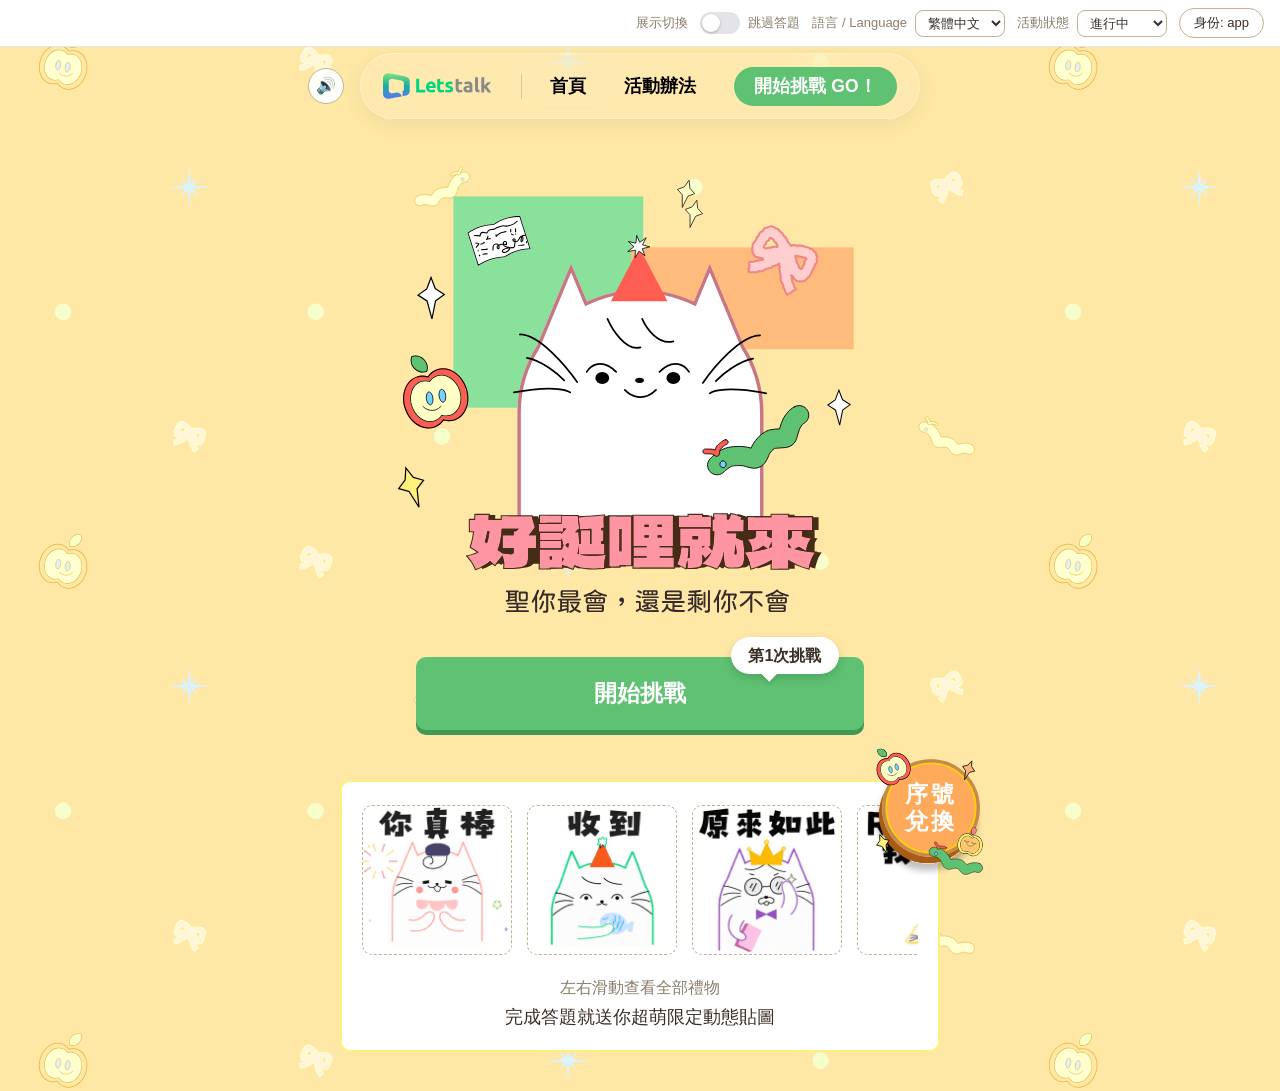
<file: index.html>
<!DOCTYPE html>
<html lang="zh-Hant">
  <head>
    <meta charset="UTF-8" />
    <meta
      name="viewport"
      content="width=device-width, initial-scale=1.0, maximum-scale=1.0, user-scalable=no"
    />
    <title>聖誕知識王</title>
    <link rel="stylesheet" href="css/styles.css" />
    <!-- 分享圖：將成績卡片 DOM 轉成 PNG（本地引入，不依賴 CDN） -->
    <script src="js/vendor/html-to-image.js"></script>
  </head>
  <body>
    <!-- 背景音樂 -->
    <audio id="bgm" preload="none"></audio>
    <button id="bgm-toggle" class="bgm-toggle bgm-toggle--global" type="button" aria-label="背景音樂">🔊</button>


    <!-- 展示用切換列：給工程師時整段移除（連同 css 的 .demo-bar / .mock-toggle、main.js 的 mock-toggle 段落） -->
    <div id="demo-bar" class="demo-bar">
      <span>展示切換</span>
      <label class="demo-field demo-switch">
        <input type="checkbox" id="skip-toggle" />
        <span class="demo-switch-track" aria-hidden="true"></span>
        跳過答題
      </label>
      <select id="skip-score" class="demo-select" aria-label="跳過答題時的答對題數" hidden>
        <option value="random">答對題數：隨機</option>
        <option value="0">答對 0 題</option>
        <option value="1">答對 1 題</option>
        <option value="2">答對 2 題</option>
        <option value="3">答對 3 題</option>
        <option value="4">答對 4 題</option>
        <option value="5">答對 5 題</option>
        <option value="6">答對 6 題</option>
        <option value="7">答對 7 題</option>
        <option value="8">答對 8 題</option>
        <option value="9">答對 9 題</option>
        <option value="10">答對 10 題</option>
      </select>
      <label class="demo-field">語言 / Language
        <select id="lang-select" class="demo-select">
          <option value="tch">繁體中文</option>
          <option value="sch">简体中文</option>
          <option value="en">English</option>
        </select>
      </label>
      <label class="demo-field">活動狀態
        <select id="event-select" class="demo-select">
          <option value="live">進行中</option>
          <option value="upcoming">尚未開始</option>
          <option value="ended">已結束</option>
        </select>
      </label>
      <button id="mock-toggle" class="mock-toggle" type="button">身份: app</button>
    </div>

    <main id="app" class="app">
      <!-- 步驟1 歡迎頁 -->
      <section id="screen-welcome" class="screen"></section>

      <!-- 步驟2 答題頁 -->
      <section id="screen-play" class="screen hidden"></section>

      <!-- 活動尚未開始／已結束 -->
      <section id="screen-event" class="screen hidden"></section>

      <!-- 活動辦法頁 -->
      <section id="screen-rules" class="screen hidden"></section>

      <!-- 步驟4 答題紀錄頁 -->
      <section id="screen-history" class="screen hidden"></section>
    </main>

    <!-- 步驟3 成績 modal -->
    <div id="result-modal" class="modal-overlay hidden"></div>

    <!-- 兌換序號 popup -->
    <div id="redeem-modal" class="modal-overlay modal-overlay--top hidden"></div>

    <!-- 分享卡片預覽 modal -->
    <div id="share-modal" class="modal-overlay hidden"></div>

    <script type="module" src="js/main.js"></script>
  </body>
</html>
</file>
<file: css/styles.css>
/* 聖誕知識王 — wireframe 樣式
   以灰階線框為主，正式視覺之後再套。 */

:root {
  /* 取自主視覺配色：奶油米白 / 粉藍 / 磚紅 / 金黃 */
  --bg: #faf1dd; /* 奶油米白底 */
  --card: #fffdf7; /* 暖白卡片 */
  --line: #e6dcc6; /* 暖色線框 */
  --line-strong: #c2b193; /* 較深暖線/邊框 */
  --text: #3a2e26; /* 暖褐文字 */
  --muted: #8a7d6b; /* 暖灰次要文字 */
  --accent: #5ec272; /* 主色（綠，含挑戰按鈕） */
  --accent-2: #5e94a3; /* 粉藍加深（次要按鈕，配白字） */
  --blue-soft: #c7dde4; /* 粉藍（區塊底/裝飾） */
  --gold: #dda22c; /* 金黃（星星/點綴） */
  --correct: #4c8c5a; /* 答對（綠，語意用） */
  --wrong: #c5523b; /* 答錯（磚紅） */
  --radius: 8px;
}

* {
  box-sizing: border-box;
}

html,
body {
  margin: 0;
  padding: 0;
  overflow-x: hidden; /* 避免滿版寬度裝飾(100vw)在 zoom 縮放下產生左右可滑動的空隙 */
}

body {
  font-family: -apple-system, "PingFang TC", "Microsoft JhengHei", sans-serif;
  background: var(--bg);
  color: var(--text);
  line-height: 1.5;
}

.app {
  max-width: 480px;
  margin: 0 auto;
  min-height: 100vh;
  background: var(--bg);
  padding: 16px;
}

/* 首頁（大廳）背景：底色 + 飄移無縫圖案 */
body.on-welcome,
body.on-event {
  position: relative;
  background: #ffe7a5;
}
body.on-welcome::before,
body.on-event::before {
  content: "";
  position: fixed;
  top: -499px;
  left: -1010px;
  width: calc(100vw + 2020px);
  height: calc(100vh + 998px);
  background: url("../assets/pattern-tile-even.svg") repeat;
  background-size: 1010px 499px;
  animation: kvDrift 60s linear infinite;
  pointer-events: none;
  z-index: 0;
}
body.on-welcome .app,
body.on-event .app {
  position: relative;
  background: transparent;
  z-index: 1;
}
@keyframes kvDrift {
  from {
    transform: translate3d(0, 0, 0);
  }
  to {
    transform: translate3d(-1010px, -499px, 0);
  }
}

/* 活動尚未開始／已結束：滿版置中訊息（背景沿用首頁） */
.event-status {
  min-height: calc(100vh - 120px);
  display: flex;
  flex-direction: column;
  align-items: center;
  justify-content: center;
  gap: 24px;
  text-align: center;
}
.event-status-kv {
  display: block;
  width: min(537.6px, calc(100vw - 32px));
  height: auto;
  border-radius: 10px;
}
.event-status-msg {
  margin: 0;
  padding: 16px 28px;
  border-radius: 16px;
  background: rgba(255, 255, 255, 0.9);
  font-size: 22px;
  font-weight: 700;
  color: var(--text);
}

/* 已結束畫面的序號兌換入口：不浮在卡片角落，改排在訊息下方 */
.event-status .redeem-entry {
  position: relative; /* 圓章上的文字以按鈕本身定位 */
  top: auto;
  right: auto;
}

/* 答題頁滿版背景（每題一張，由 JS 設 background-image） */
body.on-play {
  background-size: cover;
  background-position: center center; /* center crop */
  background-repeat: no-repeat;
  background-attachment: fixed;
}
body.on-play .app {
  background: transparent;
}

/* 答題紀錄頁：底色全白 */
body.on-history,
body.on-history .app {
  background: #ffffff;
}

.hidden {
  display: none !important;
}

/* 答錯時畫面震動 */
@keyframes shake {
  0%, 100% { transform: translateX(0); }
  15% { transform: translateX(-9px); }
  30% { transform: translateX(9px); }
  45% { transform: translateX(-7px); }
  60% { transform: translateX(7px); }
  75% { transform: translateX(-4px); }
  90% { transform: translateX(4px); }
}
.shake {
  animation: shake 0.4s ease;
}

/* ---------- 通用線框元件 ---------- */
.placeholder {
  background: repeating-linear-gradient(
    45deg,
    #d7e6ec,
    #d7e6ec 10px,
    #c7dde4 10px,
    #c7dde4 20px
  );
  border: 1px dashed var(--line-strong);
  border-radius: var(--radius);
  display: flex;
  align-items: center;
  justify-content: center;
  color: #5e7a84;
  font-size: 13px;
  text-align: center;
}

.card {
  background: var(--card);
  border: 1px solid var(--line);
  border-radius: var(--radius);
  padding: 16px;
  margin-bottom: 16px;
}

.btn {
  display: inline-flex;
  align-items: center;
  justify-content: center;
  gap: 6px;
  width: 100%;
  padding: 14px 16px;
  border: 1px solid var(--line-strong);
  border-radius: var(--radius);
  background: var(--card);
  color: var(--text);
  font-size: 16px;
  cursor: pointer;
  margin-bottom: 10px;
}

.btn:last-child {
  margin-bottom: 0;
}

.btn-primary {
  background: var(--accent);
  border-color: var(--accent);
  color: #fff;
  font-weight: 700;
}

.btn-secondary {
  background: var(--accent-2);
  border-color: var(--accent-2);
  color: #fff;
}

.section-title {
  font-size: 14px;
  font-weight: 700;
  color: var(--muted);
  margin: 0 0 8px;
}

/* ---------- 背景音樂開關 ---------- */
.bgm-toggle {
  position: fixed;
  top: 18px; /* 與 header nav 垂直置中對齊 */
  left: 8px;
  z-index: 50;
  width: 34px;
  height: 34px;
  padding: 0;
  border: 1px solid var(--line-strong);
  border-radius: 50%;
  background: rgba(255, 255, 255, 0.92);
  font-size: 16px;
  line-height: 1;
  cursor: pointer;
}

/* ---------- 展示用切換列（頁面最上方）----------
   只給展示/簡報用，交給工程師時整段移除：
   index.html 的 #demo-bar、這裡的 .demo-bar / .mock-toggle 兩段、main.js 的 mock-toggle 段落 */
.demo-bar {
  position: relative;
  z-index: 30; /* 蓋過首頁/活動辦法的背景圖層(0)，但在 header(40)與 popup(40+)之下 */
  display: flex;
  align-items: center;
  justify-content: flex-end;
  flex-wrap: wrap;
  gap: 8px 12px;
  padding: 8px 16px;
  background: #fff;
  border-bottom: 1px solid #e6e6ea;
  font-size: 13px;
  color: var(--muted);
}
.demo-field {
  display: inline-flex;
  align-items: center;
  gap: 8px;
}
/* 開關（跳過答題） */
.demo-switch {
  cursor: pointer;
  user-select: none;
}
.demo-switch input {
  position: absolute;
  opacity: 0;
  pointer-events: none;
}
.demo-switch-track {
  position: relative;
  width: 40px;
  height: 22px;
  border-radius: 999px;
  background: #e3e3e8;
  transition: background 0.15s ease;
}
.demo-switch-track::after {
  content: "";
  position: absolute;
  top: 2px;
  left: 2px;
  width: 18px;
  height: 18px;
  border-radius: 50%;
  background: #fff;
  box-shadow: 0 1px 3px rgba(0, 0, 0, 0.25);
  transition: transform 0.15s ease;
}
.demo-switch input:checked + .demo-switch-track {
  background: var(--accent);
}
.demo-switch input:checked + .demo-switch-track::after {
  transform: translateX(18px);
}
.demo-switch input:focus-visible + .demo-switch-track {
  outline: 2px solid var(--accent-2);
  outline-offset: 2px;
}
.demo-select {
  font: inherit;
  color: var(--text);
  padding: 4px 8px;
  border: 1px solid var(--line-strong);
  border-radius: 8px;
  background: #fff;
  cursor: pointer;
}
.mock-toggle {
  font-size: 13px;
  padding: 5px 14px;
  border: 1px solid var(--line-strong);
  border-radius: 999px;
  background: #fff;
  color: var(--text);
  cursor: pointer;
}
.mock-toggle:hover {
  background: #f6f1e6;
}
/* 首頁／活動辦法頁的音樂鈕改放在 header 膠囊左側（見 .lobby-nav .bgm-toggle），
   答題頁改放在進度條左側（見 .play-top），全域固定那顆在這些頁面隱藏 */
body.on-welcome .bgm-toggle--global,
body.on-rules .bgm-toggle--global,
body.on-play .bgm-toggle--global {
  display: none;
}

/* ---------- 步驟1 歡迎頁 ---------- */
.lobby {
  text-align: center;
}

/* 外層跳脫 .app 欄寬限制，讓膠囊背景可以依內容自由撐開，桌機不會被裁切；
   維持 sticky 置頂。中間留空的地方不能擋住底下內容的點擊。 */
.lobby-nav-wrap {
  position: sticky;
  top: 10px;
  z-index: 40;
  width: 100vw;
  margin: -10px 0 20px calc(50% - 50vw);
  display: flex;
  justify-content: center;
  pointer-events: none;
}

/* 首頁上方 header：首頁／活動辦法／開始挑戰，玻璃毛玻璃效果（數值對齊 Figma） */
.lobby-nav {
  position: relative; /* 手機版漢堡選單的下拉面板以它為定位基準 */
  display: flex;
  align-items: center;
  justify-content: center;
  gap: 0; /* logo↔分隔線、分隔線↔文字間距不同，改用各元素自己的 margin 控制 */
  width: fit-content;
  max-width: calc(100vw - 32px);
  padding: 12.5px 22px;
  border-radius: 999px;
  background: rgba(255, 255, 255, 0.1);
  backdrop-filter: blur(20px);
  -webkit-backdrop-filter: blur(20px);
  border: 1px solid rgba(255, 255, 255, 0.35);
  box-shadow: 0 5px 25px rgba(0, 0, 0, 0.06);
  pointer-events: auto;
}
/* 音樂鈕：貼在膠囊左側、垂直置中，與膠囊間距 16px（含 1px 邊框）；絕對定位不佔版面，膠囊位置不變 */
.lobby-nav .bgm-toggle {
  position: absolute;
  top: 50%;
  left: auto;
  right: calc(100% + 17px);
  transform: translateY(-50%);
  width: 36px;
  height: 36px;
  font-size: 16px;
}
.lobby-nav-links {
  display: flex;
  align-items: center;
  gap: 38px;
}
.lobby-nav-link {
  font-size: 17.5px;
  font-weight: 600;
  color: #000;
  text-decoration: none;
  white-space: nowrap;
  transition: color 0.15s ease;
}
.lobby-nav-link:hover {
  color: #ffaa5a;
}
/* 綠色按鈕 hover 變深綠（只在有滑鼠的裝置，避免手機點完停在 hover 狀態） */
.lobby-nav-cta,
.lobby-start {
  transition: background-color 0.15s ease, border-color 0.15s ease,
    box-shadow 0.15s ease;
}
@media (hover: hover) {
  .lobby-nav-cta:hover {
    background: #4eae63;
  }
  .lobby-start:hover {
    background: #4eae63;
    border-color: #4eae63;
    box-shadow: 0 5px 0 #378c4c;
  }
}
.lobby-nav-cta {
  display: inline-flex;
  align-items: center;
  justify-content: center;
  padding: 7.5px 20px;
  border: none;
  border-radius: 999px;
  background: #5ec272;
  color: #fff;
  font-size: 17.5px;
  font-weight: 600;
  white-space: nowrap;
  cursor: pointer;
}

/* 漢堡選單按鈕：預設（桌機／夠寬時）隱藏，手機斷點才顯示 */
.lobby-nav-burger {
  display: none;
  flex-direction: column;
  justify-content: center;
  align-items: center;
  gap: 4px;
  width: 28px;
  height: 28px;
  padding: 0;
  border: none;
  background: none;
  cursor: pointer;
  flex-shrink: 0;
}
.lobby-nav-burger span {
  display: block;
  width: 20px;
  height: 2px;
  border-radius: 2px;
  background: #000;
}

/* 斷點：選單項目收進漢堡選單，點擊後以同樣玻璃效果的面板展開。
   690px = 含 LOGO 版本完整選單自然寬度(約554px) + 左右各 68px（音樂鈕 36px + 間距 16px + 裝置邊緣 16px），
   確保切換漢堡選單前，膠囊（置中）左側的音樂鈕跟裝置邊緣至少還有 16px */
@media (max-width: 690px) {
  .lobby-nav {
    gap: 12px;
    padding: 12.5px 16px;
  }
  /* 手機膠囊較窄，LOGO／分隔線間距縮小，讓左側音樂鈕離裝置邊緣保有空間 */
  .lobby-nav .lobby-nav-logo,
  .lobby-nav .lobby-nav-divider {
    margin-right: 12px;
  }
  .lobby-nav-links {
    position: absolute;
    top: calc(100% + 10px);
    left: 0;
    right: 0;
    flex-direction: column;
    align-items: stretch;
    gap: 14px;
    padding: 18px;
    border-radius: 20px;
    background: rgba(255, 255, 255, 0.92);
    backdrop-filter: blur(20px);
    -webkit-backdrop-filter: blur(20px);
    border: 1px solid rgba(255, 255, 255, 0.35);
    box-shadow: 0 8px 30px rgba(0, 0, 0, 0.15);
    opacity: 0;
    visibility: hidden;
    transform: translateY(-8px);
    transition: opacity 0.2s ease, transform 0.2s ease, visibility 0.2s;
  }
  .lobby-nav.is-open .lobby-nav-links {
    opacity: 1;
    visibility: visible;
    transform: translateY(0);
  }
  .lobby-nav-link {
    font-size: 16px;
    text-align: center; /* 展開的選單文字置中 */
  }
  .lobby-nav-cta {
    width: 100%;
  }
  .lobby-nav-burger {
    display: flex;
  }
}
/* 極窄螢幕（≤360px）：拿掉分隔線，避免左側音樂鈕被擠出裝置邊緣 */
@media (max-width: 360px) {
  .lobby-nav .lobby-nav-divider {
    display: none;
  }
}

/* 首頁選單最左側：Letstalk logo + 分隔線，區隔右邊的選單內容 */
.lobby-nav-logo {
  display: block;
  align-self: center;
  height: 30px;
  width: auto;
  margin-right: 28px;
}
.lobby-nav-divider {
  display: inline-block;
  align-self: center;
  flex-shrink: 0;
  width: 1.5px;
  height: 25px;
  background: rgba(0, 0, 0, 0.15);
  margin-right: 28px;
}

/* 整合主視覺（含標題、貓咪、主標、副標） */
/* 外層撐滿裝置寬度，圖片本身寬螢幕最大放大到 120%（537.6px），
   螢幕較窄時自動縮小、左右至少各留 16px，不會再超出裝置邊緣 */
.lobby-kv-wrap {
  width: 100vw;
  margin-left: calc(50% - 50vw);
}
.lobby-kv {
  display: block;
  width: min(537.6px, calc(100vw - 32px));
  height: auto;
  margin: 0 auto 25px;
  border-radius: 10px;
}
/* 圖片未放入時的佔位外觀 */
.lobby-kv.kv-missing {
  min-height: 325px;
  background: repeating-linear-gradient(
    45deg,
    #8fd9ff,
    #8fd9ff 10px,
    #7cd0ff 10px,
    #7cd0ff 20px
  );
  border: 1px dashed #ffffff;
  color: #ffffff;
  font-size: 16.25px;
}

/* 禮包卡片（純白底、黃框） */
/* 外層撐滿整個裝置寬度（跳脫 .app 的欄寬限制），卡片本身在裡面依裝置寬度自動置中，
   寬螢幕最大 600px，螢幕較窄時自動縮小、左右各留 16px */
.gift-card-wrap {
  width: 100vw;
  margin-left: calc(50% - 50vw);
}
.gift-card {
  position: relative;
  width: min(600px, calc(100vw - 32px));
  margin: 0 auto 22.5px;
  background: #ffffff;
  border: 2px solid #fff07b;
  border-radius: 10px;
  padding: 22.5px 20px 20px;
}
.gift-hint {
  font-size: 16.25px;
  color: var(--muted);
  margin: 15px 0 5px;
}
.gift-desc {
  font-size: 17.5px;
  color: var(--text);
  margin: 0;
}

/* 「開始挑戰」按鈕 + 疊在上面的「第N次挑戰」對話泡泡提醒 */
.start-wrap {
  position: relative;
  margin-bottom: 50px;
}

.attempt-count {
  position: absolute;
  top: -20px;
  right: 25px;
  z-index: 2;
  padding: 6px 17.5px;
  border-radius: 999px;
  background: #fff;
  color: var(--text);
  font-size: 16.25px;
  font-weight: 700;
  white-space: nowrap;
  box-shadow: 0 4px 10px rgba(0, 0, 0, 0.15);
  animation: attempt-bounce 1.6s ease-in-out infinite;
}
.attempt-count::after {
  content: "";
  position: absolute;
  bottom: -5px;
  left: 32.5px;
  width: 12.5px;
  height: 12.5px;
  background: #fff;
  transform: rotate(45deg);
  box-shadow: 2.5px 2.5px 3.75px rgba(0, 0, 0, 0.08);
}
@keyframes attempt-bounce {
  0%,
  100% {
    transform: translateY(0);
  }
  50% {
    transform: translateY(-7.5px);
  }
}

.lobby-start {
  font-size: 22.5px;
  padding: 20px;
  border-radius: 10px;
  box-shadow: 0 5px 0 #3f9a55;
}

/* 禮包貼圖：可左右滑動輪播 */
.gift-carousel {
  display: flex;
  gap: 15px;
  overflow-x: auto;
  scroll-snap-type: x mandatory;
  -webkit-overflow-scrolling: touch;
  padding-bottom: 5px;
  scrollbar-width: none;
}
.gift-carousel::-webkit-scrollbar {
  display: none;
}
.gift-item {
  flex: 0 0 150px;
  height: 150px;
  border: 1px dashed var(--line-strong);
  border-radius: 10px;
  overflow: hidden;
  scroll-snap-align: center;
}
.gift-item img {
  display: block;
  width: 100%;
  height: 100%;
  object-fit: contain;
}
.gift-dots {
  display: flex;
  justify-content: center;
  gap: 7.5px;
  margin-top: 12.5px;
}
.gift-dot {
  width: 8.75px;
  height: 8.75px;
  border-radius: 50%;
  background: var(--line);
}
.gift-dot.active {
  background: var(--accent);
}

/* 上次紀錄卡（返回大廳/已挑戰過時，置於按鈕下方） */
.last-record {
  display: flex;
  justify-content: space-between;
  align-items: center;
  text-align: left;
  background: var(--card);
  border: 1px solid var(--line);
  border-radius: 10px;
  padding: 17.5px 22.5px;
  margin-top: 20px;
  cursor: pointer;
}
.last-record:active {
  background: #f6efe0;
}
.last-record .lr-left {
  display: flex;
  flex-direction: column;
}
.last-record .lr-label {
  font-size: 15px;
  color: var(--muted);
}
.last-record .lr-title {
  font-size: 20px;
  font-weight: 700;
  color: var(--text);
}
.last-record .lr-score {
  font-size: 17.5px;
  color: var(--accent);
  font-weight: 600;
}
.last-record .lr-title {
  font-weight: 700;
  color: var(--accent);
}

/* 在「開始挑戰」按鈕上方；「第 N 次挑戰」泡泡會往上凸出約 20px 並上下跳動 7.5px，所以留 40px */
.nickname-field {
  position: relative;
  margin-bottom: 40px;
}
.nickname-input {
  width: 100%;
  padding: 15px;
  font-size: 20px;
  border: 1px solid var(--line-strong);
  border-radius: 10px;
  outline: none;
  transition: border-color 0.15s ease, box-shadow 0.15s ease;
}
.nickname-input:focus {
  border-color: var(--accent-2);
  box-shadow: 0 0 0 3px rgba(94, 148, 163, 0.18);
}
.nickname-input.is-error {
  border-color: var(--wrong);
  box-shadow: 0 0 0 3px rgba(197, 82, 59, 0.15);
}
/* 錯誤文案浮在輸入框下方的留白裡，不推動版面 */
.nickname-error-msg {
  position: absolute;
  top: 100%;
  left: 4px;
  margin: 4px 0 0;
  font-size: 13px;
  color: var(--wrong);
  font-weight: 500;
}

.user-greeting {
  font-size: 18.75px;
}
.user-greeting strong {
  color: var(--accent);
}

/* ---------- 步驟2 答題頁 ---------- */
/* 答題頁頂部：音樂鈕 + 進度區塊同一列，進度條寬度 = 剩下的空間 */
.play-top {
  display: flex;
  align-items: flex-start;
  gap: 12px;
}
.play-top .bgm-toggle {
  position: static;
  flex-shrink: 0;
  width: 34px;
  height: 34px;
}
.play-top-main {
  flex: 1;
  min-width: 0;
}
.progress {
  font-size: 14px;
  color: #000000;
  margin-bottom: 6px;
}
.progress-wrap {
  position: relative;
  margin: 0 0 24px;
}
.progress-bar {
  height: 6px;
  background: var(--line);
  border-radius: 999px;
  overflow: hidden;
}
.progress-bar > span {
  display: block;
  height: 100%;
  background: #fff07b;
  transition: width 0.25s ease;
}
/* 進度條蘋果標記（跟著填色末端移動） */
.progress-apple {
  position: absolute;
  top: 50%;
  transform: translate(-50%, -50%);
  width: 36px;
  height: 36px;
  pointer-events: none;
  transition: left 0.25s ease;
}
.question-text {
  font-size: 18px;
  font-weight: 700;
  color: #3a2f26;
  margin-bottom: 16px;
}
.option {
  /* 蟲的尺寸與露出量（改這裡即可，文字留白會自動跟著算，蟲永遠不會蓋到字） */
  --worm: 56px; /* 蟲圖寬度 */
  --worm-out: 18px; /* 往外露出選項框的量 */
  --worm-gap: -2px; /* 蟲與文字的最小間距（負值＝文字更靠近蟲） */
  text-align: left;
  position: relative;
  color: #3a2f26;
  /* 兩側預留 = 蟲侵入選項的寬度(--worm − --worm-out) + 間距；答題後不跳位、蟲不壓字 */
  padding-left: calc(var(--worm) - var(--worm-out) + var(--worm-gap));
  padding-right: calc(var(--worm) - var(--worm-out) + var(--worm-gap));
}
/* 「正解」文字標記（答錯時，標在正解選項右側） */
.tag-text {
  position: absolute;
  right: 14px;
  top: 50%;
  transform: translateY(-50%);
  font-size: 13px;
  font-weight: 700;
  color: var(--correct);
}
/* 答題結果的貓咪標記（可超出選項框） */
.cat-mark {
  position: absolute;
  width: var(--worm); /* 跟著 .option 的 --worm */
  height: auto;
  pointer-events: none;
  z-index: 2;
}
/* 小於 400px 的手機：把蟲縮小，留白會自動跟著縮（改 --worm 即可） */
@media (max-width: 399px) {
  .option {
    --worm: 50px;
  }
}
/* 答對：釘在右上角（露出量 = --worm-out） */
.cat-right {
  right: calc(-1 * var(--worm-out));
  top: -16px;
  transform: rotate(10deg);
}
/* 答對且正解選項超過兩行：改釘右下角 */
.cat-right.cat-corner-br {
  top: auto;
  bottom: -16px;
}
/* 答錯：釘在左下角（露出量 = --worm-out） */
.cat-wrong {
  left: calc(-1 * var(--worm-out));
  bottom: -16px;
  transform: rotate(-10deg);
}
/* 「正解」圈圈（答錯時，壓在正解選項右下角） */
.tag-correct {
  position: absolute;
  right: -6px;
  bottom: -8px;
  width: 34px;
  height: auto;
  pointer-events: none;
  z-index: 2;
}
.option.correct {
  border-color: var(--correct);
  background: #e7f4ec;
  color: var(--correct);
}
.option.wrong {
  border-color: var(--wrong);
  background: #fbeae8;
  color: var(--wrong);
}
.option.disabled {
  pointer-events: none;
  opacity: 0.95;
}
/* 答題大框：題目 + 選項 + 解析 + 下一題（實心底色、圓角 8） */
.quiz-box {
  display: flex;
  flex-direction: column;
  min-height: calc(100vh - 140px); /* 固定框高，讓按鈕位置穩定 */
  background: var(--card);
  border: 3px solid #fff07b;
  border-radius: 8px;
  padding: 24px 20px;
}
/* quiz_bg_3 背景時，外框線用橘色 */
.quiz-box.bg3 {
  border-color: #ffcba6;
}

/* 答對：換慶祝背景 + 太陽發光環繞動畫 */
.quiz-box.is-right {
  background-image: url("../assets/quiz-bg/quiz_bg_right.png");
  background-size: cover;
  background-position: center;
  animation: sun-glow 2.2s linear infinite;
}
@keyframes sun-glow {
  0% {
    box-shadow: 0 0 12px 2px #ffe680, 0 -10px 24px 3px #ffd23d;
  }
  25% {
    box-shadow: 0 0 12px 2px #ffe680, 10px 0 24px 3px #ffd23d;
  }
  50% {
    box-shadow: 0 0 12px 2px #ffe680, 0 10px 24px 3px #ffd23d;
  }
  75% {
    box-shadow: 0 0 12px 2px #ffe680, -10px 0 24px 3px #ffd23d;
  }
  100% {
    box-shadow: 0 0 12px 2px #ffe680, 0 -10px 24px 3px #ffd23d;
  }
}
.quiz-box .question-text {
  margin-bottom: 20px;
}
/* 下一題永遠壓在框底部，不隨題目/解析字數多寡跳動 */
.quiz-box #next-btn {
  margin-top: auto;
  margin-bottom: 0;
}
/* 解析（在大框內，不需自己的底色/邊框）
   與上方選項再多拉開 16px（原 4px → 20px） */
.explain-box {
  margin: 20px 0 16px;
}
.explain-head {
  font-weight: 700;
  margin-bottom: 12px;
  display: flex;
  align-items: center;
  gap: 6px;
}
.explain-icon {
  width: 28px;
  height: 28px;
  object-fit: contain;
}
.explain-box.ok .explain-head {
  color: var(--correct);
}
.explain-box.no .explain-head {
  color: var(--wrong);
}
.explain-text {
  font-size: 15px;
  color: var(--text);
  line-height: 1.6;
}

/* ---------- modal ---------- */
.modal-overlay {
  position: fixed;
  inset: 0;
  background: rgba(0, 0, 0, 0.5);
  display: flex;
  align-items: center;
  justify-content: center;
  padding: 16px;
  z-index: 40;
}
.modal {
  background: var(--card);
  border-radius: 8px;
  width: 100%;
  max-width: 420px;
  padding: 24px 20px;
  position: relative;
}
/* 兌換序號 popup：要蓋過置頂 header（z-index 40）與左右上角固定按鈕（z-index 50） */
.modal-overlay--top {
  z-index: 60;
}
.redeem-modal {
  padding: 28px 24px 24px;
}
.redeem-modal .redeem-title {
  margin: 0 36px 12px 0;
}
.modal-close {
  position: absolute;
  top: 12px;
  right: 12px;
  z-index: 5; /* 確保在成績卡片之上 */
  width: 32px;
  height: 32px;
  border-radius: 50%;
  border: 1px solid var(--line);
  background: var(--card);
  color: var(--text); /* iOS Safari 的 button 預設字色是系統藍，要明確指定 */
  font-size: 18px;
  cursor: pointer;
  line-height: 1;
}

/* 粉圓體 jf-openhuninn（只用於結果卡片） */
@font-face {
  font-family: "Huninn";
  src: url("../assets/jf-openhuninn-2.1.ttf") format("truetype");
  font-weight: normal;
  font-display: swap;
}

/* 成績卡片（也是分享圖內容）— 正方形 1:1 */
.result-card {
  font-family: "Huninn", -apple-system, "PingFang TC", sans-serif;
  position: relative;
  aspect-ratio: 1 / 1;
  display: flex;
  flex-direction: column;
  align-items: center;
  justify-content: space-between;
  text-align: center;
  background: #d8f0dc center / cover no-repeat;
  border-radius: 8px;
  padding: 18px; /* 元件離卡片邊至少 16px */
  margin: 0 0 16px;
  /* 不設 overflow:hidden，讓 flex 容器在內容較高時自動撐高、不裁切，
     確保名字/貓咪/稱號/答對幾題/logo 一律都顯示；放得下時維持正方形 */
}
/* 成績卡外層（放蓋章 / 彩帶用；不進分享 PNG） */
.result-card-wrap {
  position: relative;
}
/* 左上角彩帶：顯示答對數百分位（內嵌 SVG，見 share.js 的 ribbonSVG） */
.result-ribbon {
  position: absolute;
  top: 0;
  left: 0;
  width: 132px;
  height: 132px;
  z-index: 9;
  pointer-events: none;
  display: block;
}
/* 蓋章：卡片出現後才「蓋」下來，壓在右下角最上層 */
.result-stamp {
  position: absolute;
  right: 6px;
  bottom: 6px;
  width: 120px; /* 比原本大 30%（92→120） */
  height: auto;
  z-index: 10;
  pointer-events: none;
  opacity: 0;
  animation: stamp-in 0.45s ease-out 0.6s forwards; /* 0.6s 後才蓋 */
}
@keyframes stamp-in {
  0% {
    opacity: 0;
    transform: scale(2.4) rotate(-28deg);
  }
  60% {
    opacity: 1;
  }
  100% {
    opacity: 1;
    transform: scale(1) rotate(-12deg);
  }
}

/* 依稱號分級的背景 */
.result-card.rc-tier-1 { background-image: url("../assets/result/result_bg_1.png"); }
.result-card.rc-tier-2 { background-image: url("../assets/result/result_bg_2.png"); }
.result-card.rc-tier-3 { background-image: url("../assets/result/result_bg_3.png"); }
.result-card.rc-tier-4 { background-image: url("../assets/result/result_bg_4.png"); }
.result-card.rc-tier-5 { background-image: url("../assets/result/result_bg_5.png"); }
.result-card.rc-tier-6 { background-image: url("../assets/result/result_bg_6.png"); }

/* 使用者名稱（暱稱 / Letstalk 姓名，過長截斷；最大寬度 = 框的 70%） */
.result-card .rc-username {
  font-size: 14px;
  color: rgba(58, 47, 38, 0.72); /* 加深，確保清楚可見 */
  max-width: 70%;
  margin: 0 auto 2px;
  white-space: nowrap;
  overflow: hidden;
  text-overflow: ellipsis;
}
/* 中間群組（貓咪+稱號+描述）置中，暱稱貼上緣、logo 貼下緣 */
.result-card .rc-mid {
  flex: 1;
  display: flex;
  flex-direction: column;
  align-items: center;
  justify-content: center;
}
/* 貓咪主圖（由使用者提供 assets/result/result_cat_1.png） */
.result-card .rc-cat {
  display: block;
  width: 70%;
  max-width: 260px;
  height: auto;
  margin: 0 auto;
}
.result-card .rc-cat-missing {
  width: 70%;
  max-width: 260px;
  aspect-ratio: 1 / 1;
  background: repeating-linear-gradient(
    45deg,
    #bfe6c6,
    #bfe6c6 10px,
    #b2ddb9 10px,
    #b2ddb9 20px
  );
  border: 1px dashed #6fae7c;
}
/* 稱號黑色膠囊（與貓咪底部略重疊） */
.result-card .rc-title-pill {
  display: inline-block;
  position: relative;
  max-width: 100%;
  margin-top: -24px; /* 上移蓋住貓咪下緣 */
  background: #1d1d1d;
  color: #ffffff;
  font-size: 16px;
  font-weight: 700;
  letter-spacing: 1px;
  padding: 6px 22px;
  border: 4px solid #75d3ff; /* 藍色外框線 */
  border-radius: 999px;
}
.result-card .rc-sub {
  font-size: 14px;
  color: #3a2f26;
  margin-top: 16px;
}
.result-card .rc-result {
  font-size: 18px; /* = 在智慧測驗中(14px) + 4 */
  font-weight: 700;
  color: var(--accent-2);
  margin-top: 2px;
}
/* 藍底（idx3 小試伸手）：答對幾題改咖啡色 */
.result-card.rc-tier-3 .rc-result {
  color: #754d13;
}
/* Letstalk logo 放白色膠囊中，高約 24 */
.result-card .rc-logo {
  display: block;
  height: 21px; /* 比原本再小約 10% */
  width: auto;
  margin: 14px auto 0;
  padding: 4px 9px;
  background: #ffffff; /* 純白底 */
  border-radius: 999px;
}

/* 訪客的貼圖領取序號 */
.sticker-code {
  margin: 0 0 12px;
  text-align: center;
  font-size: 14px;
  color: var(--muted);
}
.sticker-code b {
  font-size: 18px;
  letter-spacing: 1px;
  color: var(--accent);
}
/* 訪客「複製序號」按鈕（含複製 icon）；複製失敗時變紅 */
#btn-app {
  transition: background-color 0.15s ease, border-color 0.15s ease;
}
#btn-app .claim-line1 {
  display: inline-flex;
  align-items: center;
  gap: 6px;
  font-weight: 700;
}
#btn-app.is-copy-failed {
  background: var(--wrong);
  border-color: var(--wrong);
}

/* app 用戶結果頁：取代「領取貼圖」按鈕位置的說明文字 */
.sticker-got {
  margin: 0 0 10px;
  padding: 12px 8px;
  text-align: center;
  font-size: 16px;
  font-weight: 700;
  line-height: 1.5;
  color: var(--text);
}

/* 路徑文字（聊天室 ➔ 貼圖商城 ➔ …）只在箭頭處換行，不會把一個詞拆開 */
.sticker-got .nobr,
.redeem-desc .nobr {
  white-space: nowrap;
}

/* 【開發用】稱號預覽切換（正式發佈前移除） */
.dev-tier-nav {
  display: flex;
  align-items: center;
  justify-content: center;
  gap: 12px;
  margin-bottom: 12px;
  font-size: 12px;
  color: var(--muted);
}
.dev-tier-nav button {
  width: 30px;
  height: 30px;
  border-radius: 50%;
  border: 1px dashed var(--line-strong);
  background: #fff;
  font-size: 16px;
  cursor: pointer;
  line-height: 1;
}

/* 分享動作：下載 / 分享 圖示鈕 */
.share-actions {
  display: flex;
  justify-content: center;
  gap: 20px;
}
.icon-btn {
  width: 48px;
  height: 48px;
  border-radius: 50%;
  border: 1px solid var(--line-strong);
  background: var(--card);
  color: var(--text);
  display: flex;
  align-items: center;
  justify-content: center;
  cursor: pointer;
}
.icon-btn:active {
  background: #f0ece0;
}

/* 分享預覽 */
.share-preview {
  width: 100%;
  border: 1px solid var(--line);
  border-radius: 8px;
  margin-bottom: 16px;
}

/* ---------- 步驟4 答題紀錄頁 ---------- */
.history-head {
  display: flex;
  align-items: center;
  justify-content: space-between;
  gap: 8px;
  margin-bottom: 12px;
}
/* 右上小字按鈕（分享結果） */
.link-btn {
  border: none;
  background: none;
  color: var(--accent);
  font-size: 13px;
  text-decoration: underline;
  cursor: pointer;
  padding: 2px 0;
}
/* 折疊式題目卡 */
.hist-item {
  border: 1px solid var(--line);
  border-radius: var(--radius);
  margin-bottom: 12px;
  overflow: hidden;
  background: #ffffff;
}
/* 收合狀態：答對淡綠、答錯淡紅 */
.hist-item.correct {
  border-color: #b8e0c3;
  background: #eef8f1;
}
.hist-item.wrong {
  border-color: #f0c3bb;
  background: #fbeeeb;
}
/* 展開狀態：回到中性框線/底色 */
.hist-item.open {
  border-color: var(--line);
  background: #ffffff;
}
.hist-head {
  width: 100%;
  display: flex;
  align-items: center;
  justify-content: space-between;
  gap: 10px;
  padding: 14px;
  border: none;
  background: none;
  cursor: pointer;
  text-align: left;
}
.hist-head .hist-q {
  font-weight: 700;
}
.hist-head .hist-q .idx {
  color: var(--muted);
  margin-right: 4px;
}
.hist-right {
  flex: 0 0 auto;
  display: flex;
  align-items: center;
  gap: 8px;
}
.hist-mark {
  height: 24px; /* 與原本答對/答錯 tag 差不多尺寸 */
  width: auto;
}
/* 展開箭頭：收合朝下、展開朝上 */
.hist-chevron {
  color: var(--muted);
  transition: transform 0.2s ease;
}
.hist-item.open .hist-chevron {
  transform: rotate(180deg);
}
.hist-body {
  padding: 0 14px 14px;
}
.hist-opt {
  font-size: 14px;
  padding: 6px 10px;
  border-radius: 8px;
  margin-bottom: 4px;
  border: 1px solid transparent;
}
.hist-opt-mark {
  margin-left: 4px; /* 選項文字與（正解/你的選擇）間距 ≥2px */
}
.hist-opt.correct {
  background: #e7f4ec;
  color: var(--correct);
  border-color: var(--correct);
}
.hist-opt.your-wrong {
  background: #fbeae8;
  color: var(--wrong);
  border-color: var(--wrong);
}
.hist-exp {
  font-size: 13px;
  color: var(--muted);
  margin-top: 8px;
  padding-top: 8px;
  border-top: 1px dashed var(--line);
}
.badge {
  font-size: 12px;
  font-weight: 700;
  padding: 1px 6px;
  border-radius: 4px;
  margin-left: 6px;
}
.badge.ok {
  background: var(--correct);
  color: #fff;
}
.badge.no {
  background: var(--wrong);
  color: #fff;
}

/* ---------- 兌換序號入口按鈕（固定左側，距頂部 20%） ---------- */
.redeem-entry {
  position: absolute;
  top: -43.75px;
  right: -62.5px;
  /* 往卡片右側外凸最多 62.5px；手機卡片離裝置邊緣只有 16px，外凸量自動縮到「邊緣空間 − 8px」，不會被裁掉 */
  right: calc(min(62.5px, (100vw - 100%) / 2 - 8px) * -1);
  z-index: 2;
  padding: 0;
  border: none;
  background: none;
  cursor: pointer;
  -webkit-tap-highlight-color: transparent;
}
.redeem-entry img {
  display: block;
  width: 140px;
  height: auto;
}
.redeem-entry-text {
  position: absolute;
  top: 50%;
  left: 50%;
  transform: translate(-50%, -50%);
  width: 70px;
  display: flex;
  flex-direction: column;
  align-items: center;
  gap: 3.75px;
  font-size: 22.5px;
  font-weight: 700;
  line-height: 1;
  letter-spacing: 2.5px;
  color: #fff;
  text-align: center;
  white-space: nowrap;
}

/* ---------- 活動辦法頁：底色 + 星星無縫平鋪（閃爍動畫寫在 SVG 內部） ---------- */
body.on-rules {
  background: #ffe0e0;
}
body.on-rules::before {
  content: "";
  position: fixed;
  inset: 0;
  z-index: -1;
  background: url("../assets/activity-method/star-tile.svg") repeat;
  background-size: 325px auto;
  pointer-events: none;
}
body.on-rules .app {
  background: transparent;
}
.rules-content {
  position: relative;
  text-align: center;
}

/* 背景裝飾（蘋果、蟲蟲）：當作頁面背景的一部分，用 fixed 定位釘在畫面邊緣。
   z-index:-1 讓它們在星星背景之上、所有內容（標題、卡片、文字）之下，
   窄螢幕與卡片重疊時只會被內容蓋住，不會擋到文字 */
.rules-deco {
  position: fixed;
  z-index: -1;
  pointer-events: none;
}
.rules-deco--apple {
  right: 150px;
  top: 22%;
}
.rules-deco--worm {
  left: 150px;
  top: 65%;
}
/* 上下懸浮動態：套在內層 img，避免跟外層 JS 視差捲動的 transform 互相覆蓋 */
@keyframes rules-deco-float {
  0%,
  100% {
    transform: translateY(0);
  }
  50% {
    transform: translateY(-17.5px);
  }
}
.rules-deco--apple img {
  display: block;
  width: 187.5px;
  animation: rules-deco-float 3.2s ease-in-out infinite;
}
.rules-deco--worm img {
  display: block;
  width: 212.5px;
  animation: rules-deco-float 3.6s ease-in-out infinite;
  animation-delay: -1.8s;
}

.rules-img {
  display: block;
  width: 408px; /* 桌機實際顯示寬度（.app 欄寬 448px 扣掉原本的 20px 左右留白） */
  max-width: 100%;
  height: auto;
  margin: 0 auto 25px;
}

/* 英文：「序號兌換」圓章文字較長（Redeem / Code），縮小字級避免超出圓章 */
body.lang-en .redeem-entry-text {
  font-size: 15px;
  letter-spacing: 0;
  width: 84px;
}

/* 簡中／英文標題圖尚未提供時的文字版標題（顏色與字級對齊標題圖：橘字＋深褐立體陰影） */
.rules-title-text {
  text-align: center;
  padding: 8px 0 4px;
}
.rules-title-main {
  font-family: "Huninn", "PingFang TC", "PingFang SC", sans-serif;
  font-size: clamp(34px, 12vw, 60px);
  font-weight: 900;
  line-height: 1.1;
  color: #ffa24c;
  -webkit-text-stroke: 2px #4a2d14;
  paint-order: stroke fill;
  text-shadow: 3px 4px 0 #4a2d14;
}
.rules-title-sub {
  margin-top: 10px;
  font-size: clamp(14px, 4.2vw, 19px);
  font-weight: 600;
  color: #442c16;
}

/* 活動辦法卡片：乾淨背景圖（無文字）+ 疊上真正的 HTML 文字，方便選取/複製 */
.rules-card2 {
  position: relative;
  z-index: 2;
  width: 408px; /* 桌機實際顯示寬度；手機縮到 100%（裝置寬 − 32px） */
  max-width: 100%;
  container-type: inline-size; /* 卡片內文字用 cqw 跟著卡片寬度等比縮放，手機不會爆出卡片 */
  margin: 0 auto 25px;
  background-repeat: no-repeat;
  background-size: 100% 100%;
  text-align: center;
}
.rules-card2--content {
  aspect-ratio: 820 / 708;
  background-image: url("../assets/activity-method/bg_main_content.png");
}
.rules-card2--event {
  aspect-ratio: 820 / 482;
  background-image: url("../assets/activity-method/bg_during_the_event.png");
}
.rules-card2--rules {
  aspect-ratio: 820 / 845;
  background-image: url("../assets/activity-method/bg_game_rules.png");
}

/* 進場時只顯示「叮叮噹」卡片，活動期間／遊玩辦法卡片捲動到才淡入浮現 */
.rules-reveal {
  opacity: 0;
  transform: translateY(60px);
  transition: opacity 0.8s ease, transform 0.8s ease;
}
.rules-reveal.is-visible {
  opacity: 1;
  transform: translateY(0);
}

.rules-card2-body {
  position: absolute;
  left: 15%;
  right: 15%;
  display: flex;
  flex-direction: column;
  justify-content: center;
  gap: 12.5px;
  font-size: 17.5px;
  line-height: 1.5;
}
/* 桌機卡片實際寬 408px（.app 欄寬限制）時文字 17.5px；卡片變窄（手機）時依卡片寬度等比縮小，
   卡片變寬不會超過原本大小 */
@supports (width: 1cqw) {
  .rules-card2-body {
    gap: min(12.5px, 3.064cqw); /* 12.5 / 408 */
    font-size: min(17.5px, 4.289cqw); /* 17.5 / 408 */
  }
}
.rules-card2-body p {
  margin: 0;
  text-wrap: balance; /* 多行文字平均斷行，避免英文最後一行只剩一個字 */
}
.rules-card2-subhead {
  color: #f2ff00;
}
.rules-card2--content .rules-card2-body {
  top: 14%;
  bottom: 28%;
  color: #dc7251;
}
.rules-card2--event .rules-card2-body {
  top: 22%;
  bottom: 20%;
  gap: 22.5px;
  color: #fffce7;
}
.rules-card2--rules .rules-card2-body {
  top: 14%;
  bottom: 13%;
  gap: 22.5px;
  color: #fffce7;
}
@supports (width: 1cqw) {
  .rules-card2--event .rules-card2-body,
  .rules-card2--rules .rules-card2-body {
    gap: min(22.5px, 5.515cqw); /* 22.5 / 408 */
  }
}

/* 英文文案較長：卡片內文字級比中文小一些（文字區高度固定，字太大會超出卡片） */
body.lang-en .rules-card2-body {
  font-size: 16.5px;
  line-height: 1.35;
  gap: 10px;
}
@supports (width: 1cqw) {
  body.lang-en .rules-card2-body {
    font-size: min(16.5px, 4.04cqw); /* 16.5 / 408 */
    gap: min(10px, 2.45cqw);
  }
  body.lang-en .rules-card2--event .rules-card2-body,
  body.lang-en .rules-card2--rules .rules-card2-body {
    gap: min(14px, 3.43cqw);
  }
}

.rules-card2-badge {
  position: absolute;
  left: 50%;
  transform: translateX(-50%) rotate(-2deg);
  font-size: 18.75px;
  font-weight: 700;
  color: #d35a35;
  white-space: nowrap;
}
@supports (width: 1cqw) {
  .rules-card2-badge {
    font-size: min(18.75px, 4.596cqw); /* 18.75 / 408 */
  }
}
.rules-card2--event .rules-card2-badge {
  top: 5%;
}
.rules-card2--rules .rules-card2-badge {
  top: 3%;
}

.rules-terms {
  max-width: 475px;
  margin: 0 auto;
  padding: 5px 30px 125px;
  text-align: left;
  font-size: 15px;
  line-height: 1.7;
  color: #442c16;
}
.rules-terms p {
  margin: 0 0 10px;
}
/* 注意事項字級：手機 14px，畫面變寬時逐漸放大到桌機的 15px */
@supports (width: 1cqw) {
  .rules-terms {
    font-size: clamp(14px, 3.2cqw, 15px);
  }
}

/* 注意事項底部的草地背景：草地圖本身是圓弧造型（透明區露出頁面藍底），
   下方另外接一塊同色實心區塊，讓文字不管多長都不會露出藍底空隙 */
.rules-footer {
  position: relative;
  z-index: 1;
  width: 100vw;
  margin: -125px 0 -16px calc(50% - 50vw); /* -16px 抵銷 .app 底部 padding，避免露出藍底 */
}
.rules-footer-art {
  display: block;
  width: 100%;
  height: 162.5px; /* 固定高度，避免寬螢幕等比例放大過高；改用非等比縮放鋪滿寬度 */
  margin-bottom: -1px; /* 消除與下方實心區塊之間可能的次像素接縫 */
  background-image: url("../assets/activity-method/footer.png");
  background-repeat: no-repeat;
  background-size: 100% 100%;
}
.rules-footer-fill {
  background-color: #eeceb1;
  container-type: inline-size; /* 讓注意事項用 cqw 依寬度調整字級 */
}

.redeem-page {
  padding: 16px;
  max-width: 480px;
  margin: 0 auto;
}
/* 活動辦法頁：左右不再額外留白，卡片寬度 = 裝置寬 − .app 的 16px 邊距（手機卡片更寬、文字更大） */
body.on-rules .redeem-page {
  padding: 20px 0;
  max-width: 600px;
}
/* 手機：卡片左右離裝置邊緣 8px（.app 本身有 16px 邊距，用 -8px 抵銷一半）。
   卡片最寬 408px，裝置寬 ≥ 440px 時不需要再往外撐 */
@media (max-width: 439px) {
  body.on-rules .redeem-page {
    margin-inline: -8px;
  }
}

.redeem-title {
  font-size: 20px;
  font-weight: 700;
  margin: 0;
  color: var(--text);
}

.redeem-desc {
  font-size: 14px;
  color: var(--muted);
  line-height: 1.7;
  margin: 0 0 28px;
}

/* 輸入框區塊 */
.redeem-field {
  margin-bottom: 20px;
}

.redeem-input {
  width: 100%;
  padding: 14px 16px;
  font-size: 16px;
  border: 1.5px solid var(--line-strong);
  border-radius: var(--radius);
  background: var(--card);
  color: var(--text);
  outline: none;
  transition: border-color 0.15s ease, box-shadow 0.15s ease;
  letter-spacing: 0.05em;
}

/* 輸入中（focus / typing） */
.redeem-input.is-typing,
.redeem-input:focus {
  border-color: var(--accent-2);
  box-shadow: 0 0 0 3px rgba(94, 148, 163, 0.18);
}

/* 輸入錯誤 */
.redeem-input.is-error {
  border-color: var(--wrong);
  box-shadow: 0 0 0 3px rgba(197, 82, 59, 0.15);
}

.redeem-error-msg {
  min-height: 18px;
  margin: 6px 0 0;
  font-size: 13px;
  color: var(--wrong);
  font-weight: 500;
}

.redeem-btn {
  font-size: 17px;
  padding: 15px;
  border-radius: 8px;
  box-shadow: 0 4px 0 #3f9a55;
}

/* 「已複製序號」dialog 的兌換步驟：靠左、一步一行 */
.redeem-steps {
  text-align: left;
}
</file>
